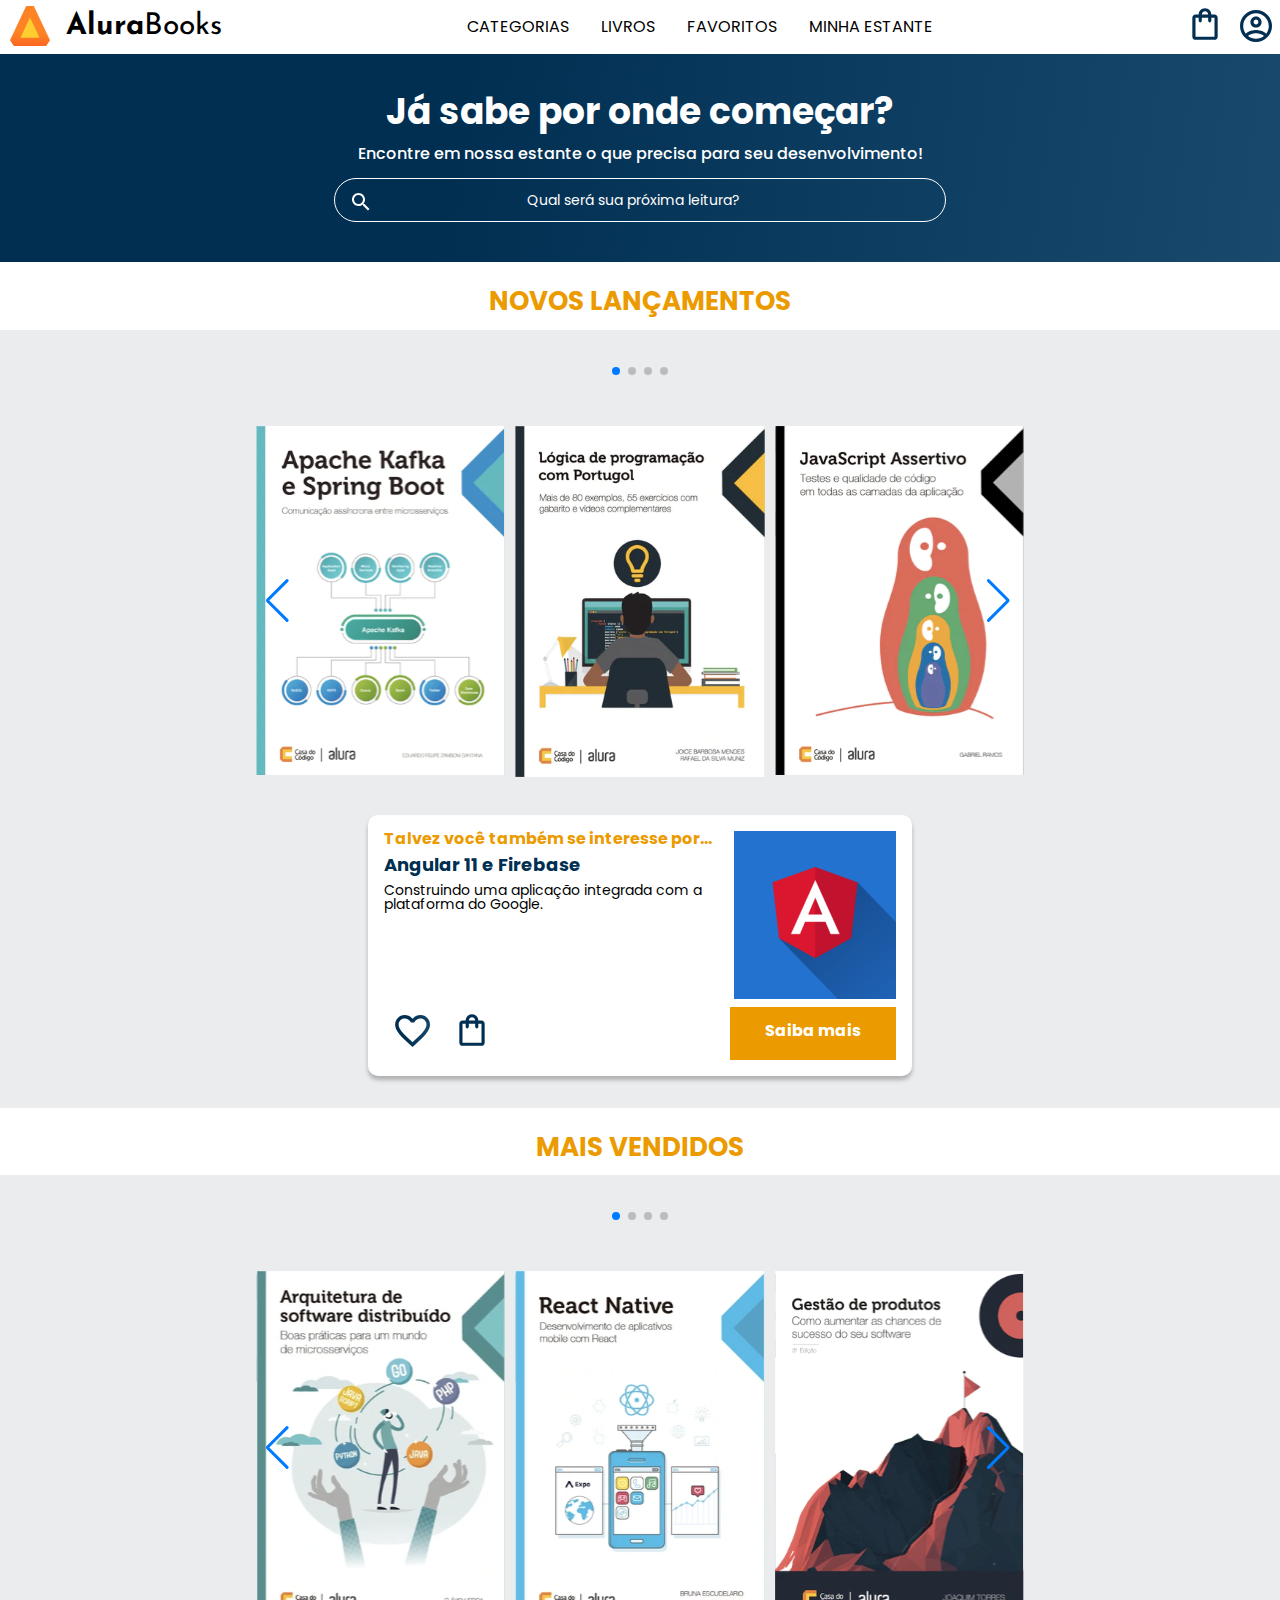
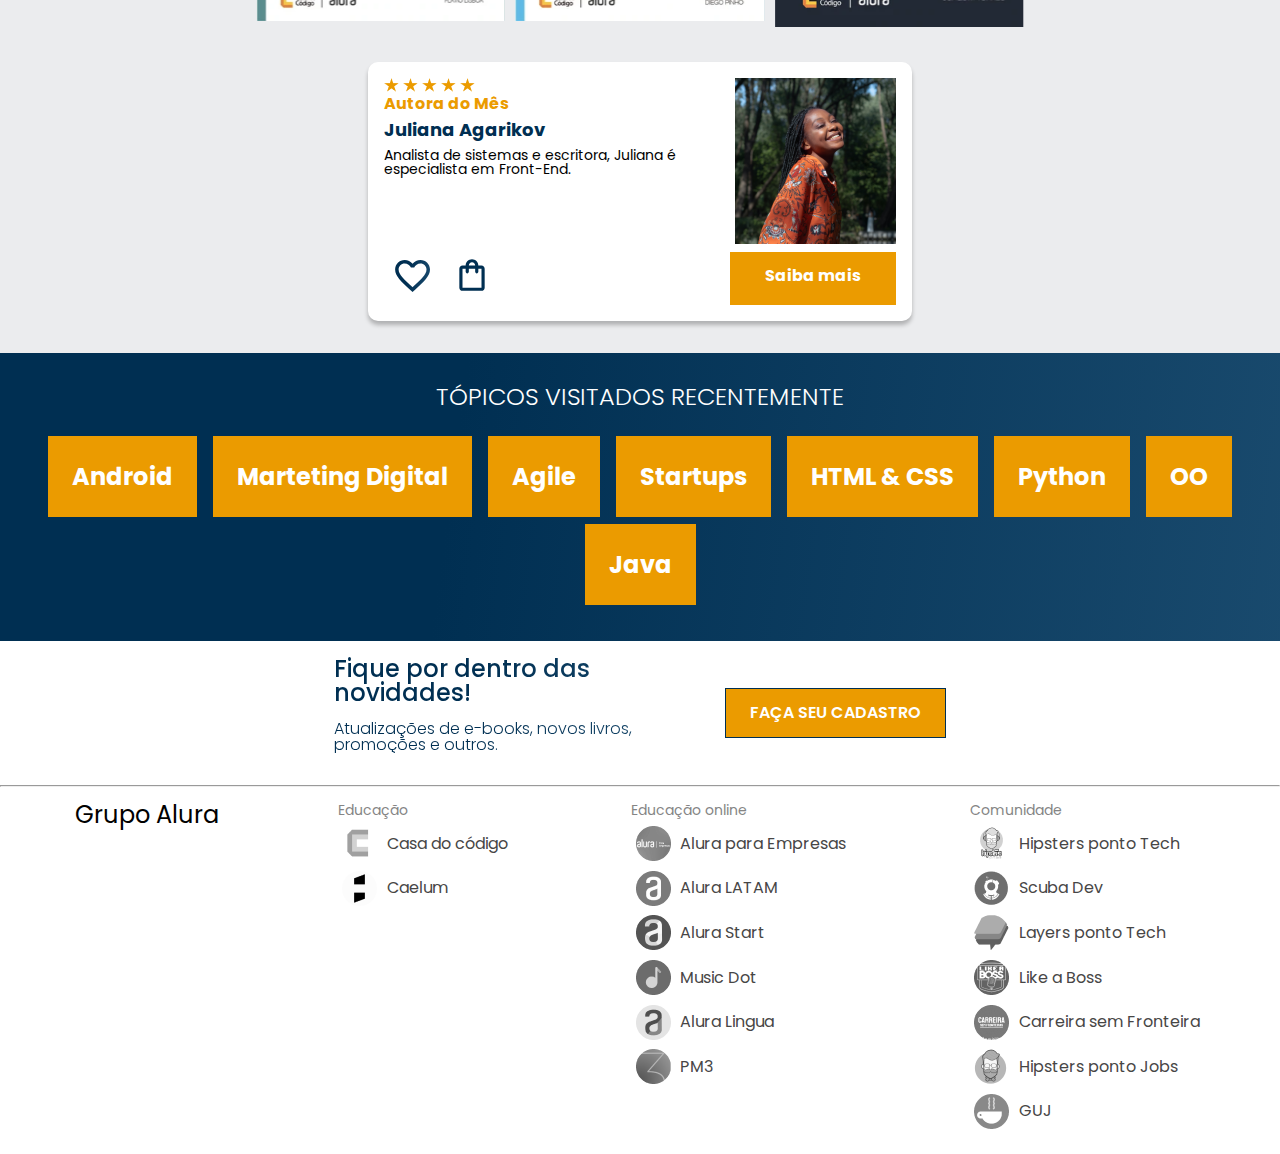
<file: index.html>
<!DOCTYPE html>
<html lang="pt-br">

<head>
    <meta charset="UTF-8">
    <meta http-equiv="X-UA-Compatible" content="IE=edge">
    <meta name="viewport" content="width=device-width, initial-scale=1.0">
    <link rel="stylesheet" href="./reset.css">
    <link rel="preconnect" href="https://fonts.googleapis.com">
    <link rel="preconnect" href="https://fonts.gstatic.com" crossorigin>
    <link
        href="https://fonts.googleapis.com/css2?family=Inter:wght@400;700&family=Poppins:wght@300;400;500;700&display=swap"
        rel="stylesheet">
    <link rel="stylesheet" href="https://cdn.jsdelivr.net/npm/swiper@9/swiper-bundle.min.css" />
    <link href="https://fonts.googleapis.com/css2?family=Inter:wght@400;700&family=Josefin+Sans:wght@400;700&display=swap" rel="stylesheet">
    <link rel="stylesheet" href="styles.css">
    <title>AluraBooks</title>
    <link rel="shortcut icon" href="./img/Logo.svg" type="image/x-icon">
</head>

<body>
    <header class="cabeçalho">
        <div class="container">
            <input type="checkbox" id="menu" class="container__botao">
            <label for="menu" class="container__rotulo">
                <span class="cabeçalho__menu-hamburguer container__imagem"></span>
            </label>
            <ul class="lista-menu">
                <li class="lista-menu__titulo"><a href="./e-books.html" class="livro__titulo"> Livros</a></li>
                <li class="lista-menu__titulo"> Categorias</li>
                <li class="lista-menu__item"><a href="#" class="lista-menu__link">Programação</a></li>
                <li class="lista-menu__item"><a href="#" class="lista-menu__link">Front-end</a></li>
                <li class="lista-menu__item"><a href="#" class="lista-menu__link">Insfraestrutura</a></li>
                <li class="lista-menu__item"><a href="#" class="lista-menu__link">Business</a></li>
                <li class="lista-menu__item"><a href="#" class="lista-menu__link">Design & UX</a></li>
            </ul>
            <a href="./index.html">
                <img src="./img/Logo.svg" alt="Logo da Alurabooks" class="container__imagem-logo">
            </a>
            <h1 class="container__titulo"><b class="container__titulo--negrito">Alura</b>Books</h1>
        </div>

        <ul class="opções">
            <input type="checkbox" id="opções-menu" class="opções__botão">
            <label for="opções-menu" class="opções__rotulo">
                <li class="opções__item"> Categorias</a></li>
            </label>

            <ul class="lista-menu">
                <li class="lista-menu__item"><a href="#" class="lista-menu__link">Programação</a></li>
                <li class="lista-menu__item"><a href="#" class="lista-menu__link">Front-end</a></li>
                <li class="lista-menu__item"><a href="#" class="lista-menu__link">Insfraestrutura</a></li>
                <li class="lista-menu__item"><a href="#" class="lista-menu__link">Business</a></li>
                <li class="lista-menu__item"><a href="#" class="lista-menu__link">Design & UX</a></li>
            </ul>

            <li class="opções__item"><a href="./e-books.html" class="opções__link">Livros</a></li>
            <li class="opções__item"><a href="#" class="opções__link">Favoritos</a></li>
            <li class="opções__item"><a href="#" class="opções__link">Minha estante</a></li>
        </ul>

        <div class="container">
            <a href="#">
                <img src="img/Favoritos.svg" alt="Menu Favotitos"
                    class="continer__imagem container__imagem-transparente">
            </a>
            <a href="#" class="container__link">
                <img src="img/Compras.svg" alt="Carrinho de Compras" class="container__imagem">
                <p class="container__texto">Minha sacola</p>
            </a>
            <a href="#" class="container__link">
                <img src="img/Usuário.svg" alt="Meu Perfil" class="container__imagem">
                <p class="container__texto">Meu perfil</p>
            </a>
        </div>
    </header>

    <section class="banner">
        <h2 class="banner__titulo">Já sabe por onde começar?</h2>
        <p class="banner__texto">Encontre em nossa estante o que precisa para seu desenvolvimento!</p>
        <input type="search" class="banner__pesquisa" placeholder="Qual será sua próxima leitura?">
    </section>

    <section class="carrossel">
        <h2 class="carrossel__titulo"> Novos Lançamentos</h2>
        <!-- Slider main container -->
        <div class="carrossel__container">
            <div class="swiper">
                <!-- If we need pagination -->
                <div class="swiper-pagination"></div>
                <!-- Additional required wrapper -->
                <div class="swiper-wrapper">
                    <!-- Slides -->
                    <div class="swiper-slide"><img src="img/ApacheKafka.svg"
                            alt="Livro sobre apache kafka e spring boot da alura books"></div>
                    <div class="swiper-slide"><img src="img/Portugol.svg" alt="Livro sobre Portugol da alura books">
                    </div>
                    <div class="swiper-slide"><img src="img/Javascript.svg" alt="Livro sobre Javascript da alura books">
                    </div>
                    <div class="swiper-slide"><img src="img/Nodejs.svg" alt="Livro sobre Nodejs da alura books"></div>
                    <div class="swiper-slide"><img src="img/UX.svg" alt="Livro sobre UX da alura books"></div>
                    <div class="swiper-slide"><img src="img/Liderança.svg" alt="Livro sobre Liderança da alura books">
                    </div>
                    ...
                </div>


                <!-- If we need navigation buttons -->
                <div class="swiper-button-prev"></div>
                <div class="swiper-button-next"></div>
            </div>

            <div class="card">
                <div class="card__descrição">
                    <div class="descrição">
                        <h3 class="descrição__titulo">Talvez você também se interesse por...</h3>
                        <h2 class="descrição__titulo-livro">Angular 11 e Firebase</h2>
                        <p class="descrição__texto">Construindo uma aplicação integrada com a plataforma do Google.</p>
                    </div>
                    <img src="img/Angular.png" class="descrição__imagem">
                </div>

                <div class="card__botões">
                    <ul class="botões">
                        <li class="botões__item"><img src="img/Favoritos.svg" alt="Favoritar livro"></li>
                        <li class="botões__item"><img src="img/Compras.svg" alt="Adicionar no carrrinho de compras">
                        </li>
                    </ul>

                    <a href="#" class="botões__ancora">Saiba mais</a>
                </div>

            </div>
        </div>


    </section>

    <section class="carrossel">
        <h2 class="carrossel__titulo">Mais Vendidos</h2>
        <!-- Slider main container -->
        <div class="carrossel__container">
            <div class="swiper">
                <!-- If we need pagination -->
                <div class="swiper-pagination"></div>
                <!-- Additional required wrapper -->
                <div class="swiper-wrapper">
                    <!-- Slides -->
                    <div class="swiper-slide"><img src="img/Arquitetura.svg"
                            alt="Livro sobre apache kafka e spring boot da alura books"></div>
                    <div class="swiper-slide"><img src="img/ReactNative.svg" alt="Livro sobre Portugol da alura books">
                    </div>
                    <div class="swiper-slide"><img src="img/Gestão2.svg" alt="Livro sobre Javascript da alura books">
                    </div>
                    <div class="swiper-slide"><img src="img/Guia Front-end.png" alt="Livro sobre Nodejs da alura books">
                    </div>
                    <div class="swiper-slide"><img src="img/MetricasAgeis.svg" alt="Livro sobre UX da alura books">
                    </div>
                    <div class="swiper-slide"><img src="img/Tuning.svg" alt="Livro sobre Liderança da alura books">
                    </div>

                </div>


                <div class="swiper-button-prev"></div>
                <div class="swiper-button-next"></div>


            </div>

            <div class="card">
                <div class="card__descrição">
                    <div class="descrição">
                        <img src="img/Estrelinhas.png" alt="Avaliação 5 estrelas">
                        <h3 class="descrição__titulo">Autora do Mês</h3>
                        <h2 class="descrição__titulo-livro">Juliana Agarikov</h2>
                        <p class="descrição__texto">Analista de sistemas e escritora, Juliana é especialista em
                            Front-End.</p>
                    </div>
                    <img src="img/Perfil-escritora 1.png" class="descrição__imagem">
                </div>
                <div class="card__botões">
                    <ul class="botões">
                        <li class="botões__item"><img src="img/Favoritos.svg" alt="Favoritar livro"></li>
                        <li class="botões__item"><img src="img/Compras.svg" alt="Adicionar no carrrinho de compras">
                        </li>
                    </ul>

                    <a href="#" class="botões__ancora">Saiba mais</a>
                </div>

            </div>
        </div>
    </section>

    <section class="tópicos">
        <h2 class="tópicos__titulo">TÓPICOS VISITADOS RECENTEMENTE</h2>
        <ul class="tópicos__lista">
            <li class="tópicos__item">
                <a href="#" class="tópicos__link">Android</a>
            </li>
            <li class="tópicos__item">
                <a href="#" class="tópicos__link">Marteting Digital</a>
            </li>
            <li class="tópicos__item">
                <a href="#" class="tópicos__link">Agile</a>
            </li>
            <li class="tópicos__item">
                <a href="#" class="tópicos__link">Startups</a>
            </li>
            <li class="tópicos__item">
                <a href="#" class="tópicos__link">HTML & CSS</a>
            </li>
            <li class="tópicos__item">
                <a href="#" class="tópicos__link">Python</a>
            </li>
            <li class="tópicos__item">
                <a href="#" class="tópicos__link">OO</a>
            </li>
            <li class="tópicos__item">
                <a href="#" class="tópicos__link">Java</a>
            </li>
        </ul>
    </section>

    <section class="contato">
        <div class="contato__descrição">
            <h2 class="contato__titulo">Fique por dentro das novidades!</h2>
            <p class="contato__texto">Atualizações de e-books, novos livros, promoções e outros.</p>
        </div>
        <div class="cadastro__section">
            <a href="cadastro.html" class="cadastro">FAÇA SEU CADASTRO</a>
        </div>
    </section>

    <hr />

    <footer class="rodapé">
        <h2 class="rodapé__titulo">Grupo Alura</h2>
        <ul class="lista-rodapé">
            <li class="lista-rodapé__titulo">Educação</li>
            <li class="lista-rodapé__item">
                <img src="img/CasaDoCodigo.png" alt="Logo da casa do código">
                <a href="#" class="lista-rodapé__link">Casa do código</a>
            </li>
            <li class="lista-rodapé__item">
                <img src="img/Caelum.png" alt="Logo da Caelum">
                <a href="#" class="lista-rodapé__link">Caelum</a>
            </li>
        </ul>

        <ul class="lista-rodapé">
            <li class="lista-rodapé__titulo">Educação online</li>
            <li class="lista-rodapé__item">
                <img src="img/AluraEmpresas.png" alt="Logo da Alura Empresas">
                <a href="#" class="lista-rodapé__link">Alura para Empresas</a>

            <li class="lista-rodapé__item">
                <img src="img/AluraLatam.png" alt="Logo da Alura Latam">
                <a href="#" class="lista-rodapé__link">Alura LATAM</a>

            <li class="lista-rodapé__item">
                <img src="img/AluraStart.png" alt="Logo da Alura Start">
                <a href="#" class="lista-rodapé__link">Alura Start</a>

            <li class="lista-rodapé__item">
                <img src="img/MusicDot.png" alt="Logo da Music Dot">
                <a href="#" class="lista-rodapé__link">Music Dot</a>

            <li class="lista-rodapé__item">
                <img src="img/AluraLingua.png" alt="Logo da Alura Lingua">
                <a href="#" class="lista-rodapé__link">Alura Lingua</a>

            <li class="lista-rodapé__item">
                <img src="img/PM3.png" alt="Logo da PM3">
                <a href="#" class="lista-rodapé__link">PM3</a>
        </ul>

        <ul class="lista-rodapé">
            <li class="lista-rodapé__titulo">Comunidade</li>
            <li class="lista-rodapé__item">
                <img src="img/HipstersTech.png" alt="Logo da Hipsters ponto Tech">
                <a href="#" class="lista-rodapé__link">Hipsters ponto Tech</a>

            <li class="lista-rodapé__item">
                <img src="img/Scuba.png" alt="Logo da Scuba Dev">
                <a href="#" class="lista-rodapé__link">Scuba Dev</a>

            <li class="lista-rodapé__item">
                <img src="img/Layers.png" alt="Logo da Layers ponto Tech">
                <a href="#" class="lista-rodapé__link">Layers ponto Tech</a>

            <li class="lista-rodapé__item">
                <img src="img/LikeABoss.png" alt="Logo da Like a Boss">
                <a href="#" class="lista-rodapé__link">Like a Boss</a>

            <li class="lista-rodapé__item">
                <img src="img/CarreiraSemFronteira.png" alt="Logo da Carreira sem Fronteira">
                <a href="#" class="lista-rodapé__link">Carreira sem Fronteira</a>

            <li class="lista-rodapé__item">
                <img src="img/HipstersJobs.png" alt="Logo da Hipsters ponto Jobs">
                <a href="#" class="lista-rodapé__link">Hipsters ponto Jobs</a>


            <li class="lista-rodapé__item">
                <img src="img/GUJ.png" alt="Logo da GUJ">
                <a href="#" class="lista-rodapé__link">GUJ</a>
        </ul>
    </footer>

    <script src="https://cdn.jsdelivr.net/npm/swiper@9/swiper-bundle.min.js"></script>
    <script>
        const swiper = new Swiper('.swiper', {
            slidesPerView: 3,
            spaceBetween: 10,
            pagination: {
                el: '.swiper-pagination',
                type: 'bullets',
            },
        });
    </script>
</body>

</html>
</file>
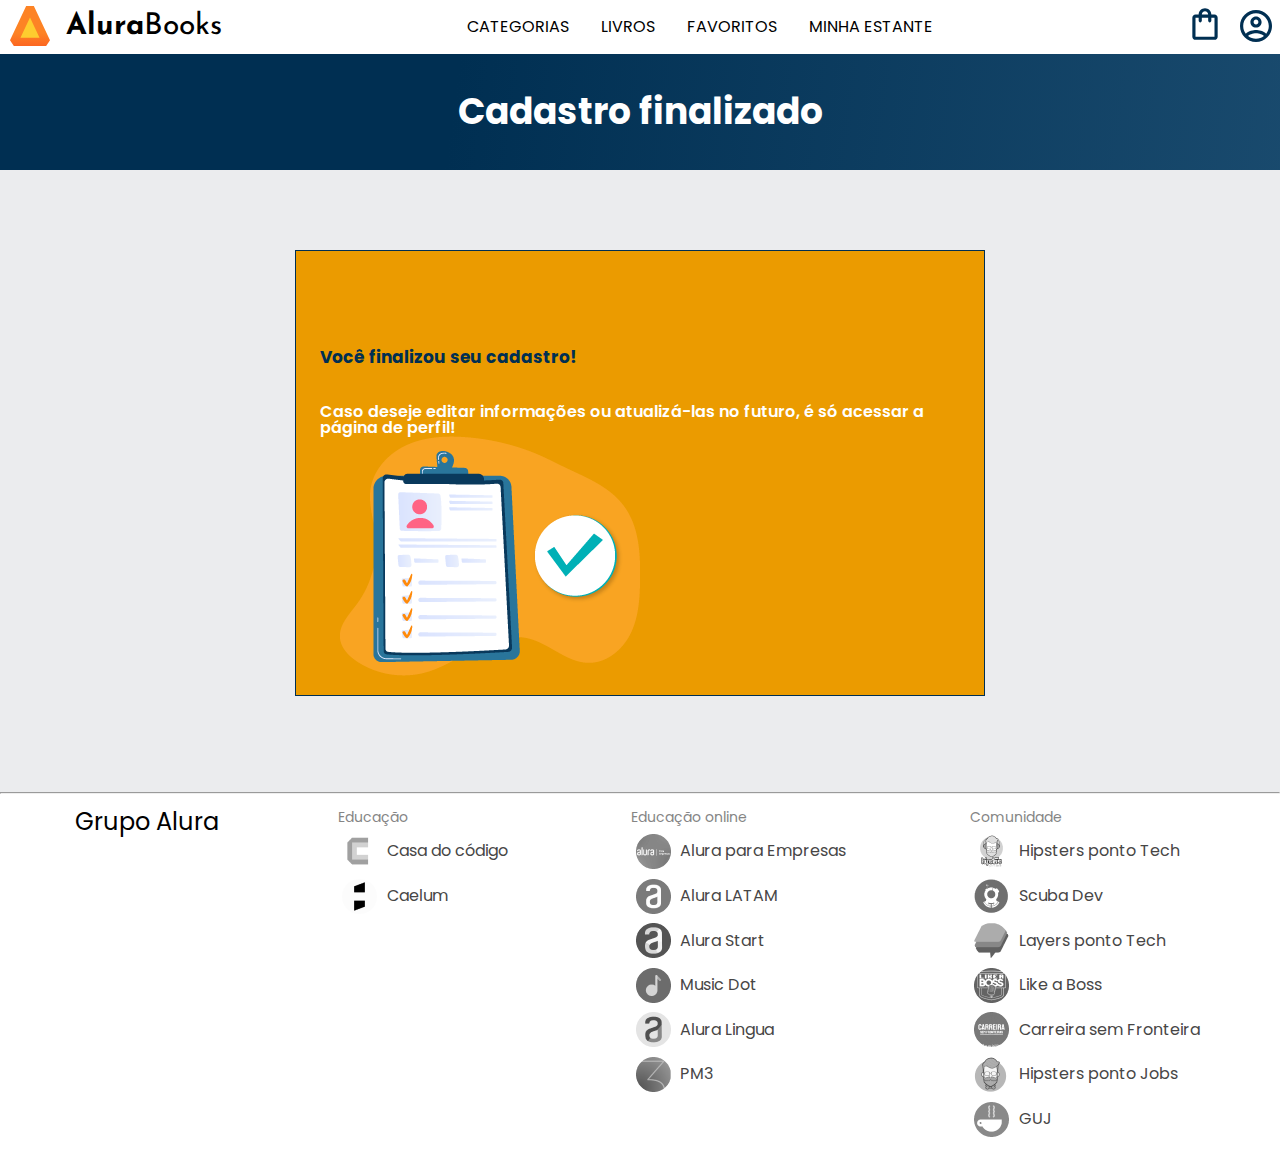
<file: cadastro-finalizado.html>
<!DOCTYPE html>
<html lang="pt-br">

<head>
    <meta charset="UTF-8">
    <meta http-equiv="X-UA-Compatible" content="IE=edge">
    <meta name="viewport" content="width=device-width, initial-scale=1.0">
    <link rel="stylesheet" href="./reset.css">
    <link rel="preconnect" href="https://fonts.googleapis.com">
    <link rel="preconnect" href="https://fonts.gstatic.com" crossorigin>
    <link href="https://fonts.googleapis.com/css2?family=Poppins:wght@300;400;500;700&display=swap" rel="stylesheet">
    <link rel="stylesheet" href="https://unpkg.com/swiper@8/swiper-bundle.min.css" />
    <link href="https://fonts.googleapis.com/css2?family=Josefin+Sans:wght@400;700&display=swap" rel="stylesheet">
    <link rel="stylesheet" href="styles.css">
    <title>Formulário de cadastro</title>
    <link rel="shortcut icon" href="./img/Logo.svg" type="image/x-icon">
</head>

<body>


    <header class="cabeçalho">
        <div class="container">
            <input type="checkbox" id="menu" class="container__botao">
            <label for="menu" class="container__rotulo">
                <span class="cabeçalho__menu-hamburguer container__imagem"></span>
            </label>
            <ul class="lista-menu">
                <li class="lista-menu__titulo"><a href="./e-books.html" class="livro__titulo"> Livros</a></li>
                <li class="lista-menu__titulo"> Categorias</li>
                <li class="lista-menu__item"><a href="#" class="lista-menu__link">Programação</a></li>
                <li class="lista-menu__item"><a href="#" class="lista-menu__link">Front-end</a></li>
                <li class="lista-menu__item"><a href="#" class="lista-menu__link">Insfraestrutura</a></li>
                <li class="lista-menu__item"><a href="#" class="lista-menu__link">Business</a></li>
                <li class="lista-menu__item"><a href="#" class="lista-menu__link">Design & UX</a></li>
            </ul>
            <a href="./index.html">
                <img src="./img/Logo.svg" alt="Logo da Alurabooks" class="container__imagem-logo">
            </a>
            <h1 class="container__titulo"><b class="container__titulo--negrito">Alura</b>Books</h1>
        </div>

        <ul class="opções">
            <input type="checkbox" id="opções-menu" class="opções__botão">
            <label for="opções-menu" class="opções__rotulo">
                <li class="opções__item"> Categorias</a></li>
            </label>

            <ul class="lista-menu">
                <li class="lista-menu__item"><a href="#" class="lista-menu__link">Programação</a></li>
                <li class="lista-menu__item"><a href="#" class="lista-menu__link">Front-end</a></li>
                <li class="lista-menu__item"><a href="#" class="lista-menu__link">Insfraestrutura</a></li>
                <li class="lista-menu__item"><a href="#" class="lista-menu__link">Business</a></li>
                <li class="lista-menu__item"><a href="#" class="lista-menu__link">Design & UX</a></li>
            </ul>

            <li class="opções__item"><a href="./e-books.html" class="opções__link">Livros</a></li>
            <li class="opções__item"><a href="#" class="opções__link">Favoritos</a></li>
            <li class="opções__item"><a href="#" class="opções__link">Minha estante</a></li>
        </ul>

        <div class="container">
            <a href="#">
                <img src="img/Favoritos.svg" alt="Menu Favotitos"
                    class="continer__imagem container__imagem-transparente">
            </a>
            <a href="#" class="container__link">
                <img src="img/Compras.svg" alt="Carrinho de Compras" class="container__imagem">
                <p class="container__texto">Minha sacola</p>
            </a>
            <a href="#" class="container__link">
                <img src="img/Usuário.svg" alt="Meu Perfil" class="container__imagem">
                <p class="container__texto">Meu perfil</p>
            </a>
        </div>
    </header>

    <section class="banner">
        <h2 class="banner__titulo">Cadastro finalizado</h2>
    </section>

    <main class="principal cadastro">
        <h2 class="principal__titulo">Sucesso!</h2>
        <h3 class="principal__subtitulo cadastro__subtitulo">Você finalizou seu cadastro!</h3>
        <p class="principal__texto">Caso deseje editar informações ou atualizá-las no futuro, é só acessar a página de
            perfil!</p>
        <img src="./img/Encerramento-compra---Alura-Books_1.png" alt="Ficha de cadastro completada"
            class="cadastro__imagem">
    </main>

    <hr>
    <footer class="rodapé">
        <h2 class="rodapé__titulo">Grupo Alura</h2>
        <ul class="lista-rodapé">
            <li class="lista-rodapé__titulo">Educação</li>
            <li class="lista-rodapé__item">
                <img src="img/CasaDoCodigo.png" alt="Logo da casa do código">
                <a href="#" class="lista-rodapé__link">Casa do código</a>
            </li>
            <li class="lista-rodapé__item">
                <img src="img/Caelum.png" alt="Logo da Caelum">
                <a href="#" class="lista-rodapé__link">Caelum</a>
            </li>
        </ul>

        <ul class="lista-rodapé">
            <li class="lista-rodapé__titulo">Educação online</li>
            <li class="lista-rodapé__item">
                <img src="img/AluraEmpresas.png" alt="Logo da Alura Empresas">
                <a href="#" class="lista-rodapé__link">Alura para Empresas</a>

            <li class="lista-rodapé__item">
                <img src="img/AluraLatam.png" alt="Logo da Alura Latam">
                <a href="#" class="lista-rodapé__link">Alura LATAM</a>

            <li class="lista-rodapé__item">
                <img src="img/AluraStart.png" alt="Logo da Alura Start">
                <a href="#" class="lista-rodapé__link">Alura Start</a>

            <li class="lista-rodapé__item">
                <img src="img/MusicDot.png" alt="Logo da Music Dot">
                <a href="#" class="lista-rodapé__link">Music Dot</a>

            <li class="lista-rodapé__item">
                <img src="img/AluraLingua.png" alt="Logo da Alura Lingua">
                <a href="#" class="lista-rodapé__link">Alura Lingua</a>

            <li class="lista-rodapé__item">
                <img src="img/PM3.png" alt="Logo da PM3">
                <a href="#" class="lista-rodapé__link">PM3</a>
        </ul>

        <ul class="lista-rodapé">
            <li class="lista-rodapé__titulo">Comunidade</li>
            <li class="lista-rodapé__item">
                <img src="img/HipstersTech.png" alt="Logo da Hipsters ponto Tech">
                <a href="#" class="lista-rodapé__link">Hipsters ponto Tech</a>

            <li class="lista-rodapé__item">
                <img src="img/Scuba.png" alt="Logo da Scuba Dev">
                <a href="#" class="lista-rodapé__link">Scuba Dev</a>

            <li class="lista-rodapé__item">
                <img src="img/Layers.png" alt="Logo da Layers ponto Tech">
                <a href="#" class="lista-rodapé__link">Layers ponto Tech</a>

            <li class="lista-rodapé__item">
                <img src="img/LikeABoss.png" alt="Logo da Like a Boss">
                <a href="#" class="lista-rodapé__link">Like a Boss</a>

            <li class="lista-rodapé__item">
                <img src="img/CarreiraSemFronteira.png" alt="Logo da Carreira sem Fronteira">
                <a href="#" class="lista-rodapé__link">Carreira sem Fronteira</a>

            <li class="lista-rodapé__item">
                <img src="img/HipstersJobs.png" alt="Logo da Hipsters ponto Jobs">
                <a href="#" class="lista-rodapé__link">Hipsters ponto Jobs</a>


            <li class="lista-rodapé__item">
                <img src="img/GUJ.png" alt="Logo da GUJ">
                <a href="#" class="lista-rodapé__link">GUJ</a>
        </ul>
    </footer>

    <script src="app/script.js"></script>
</body>

</html>
</file>
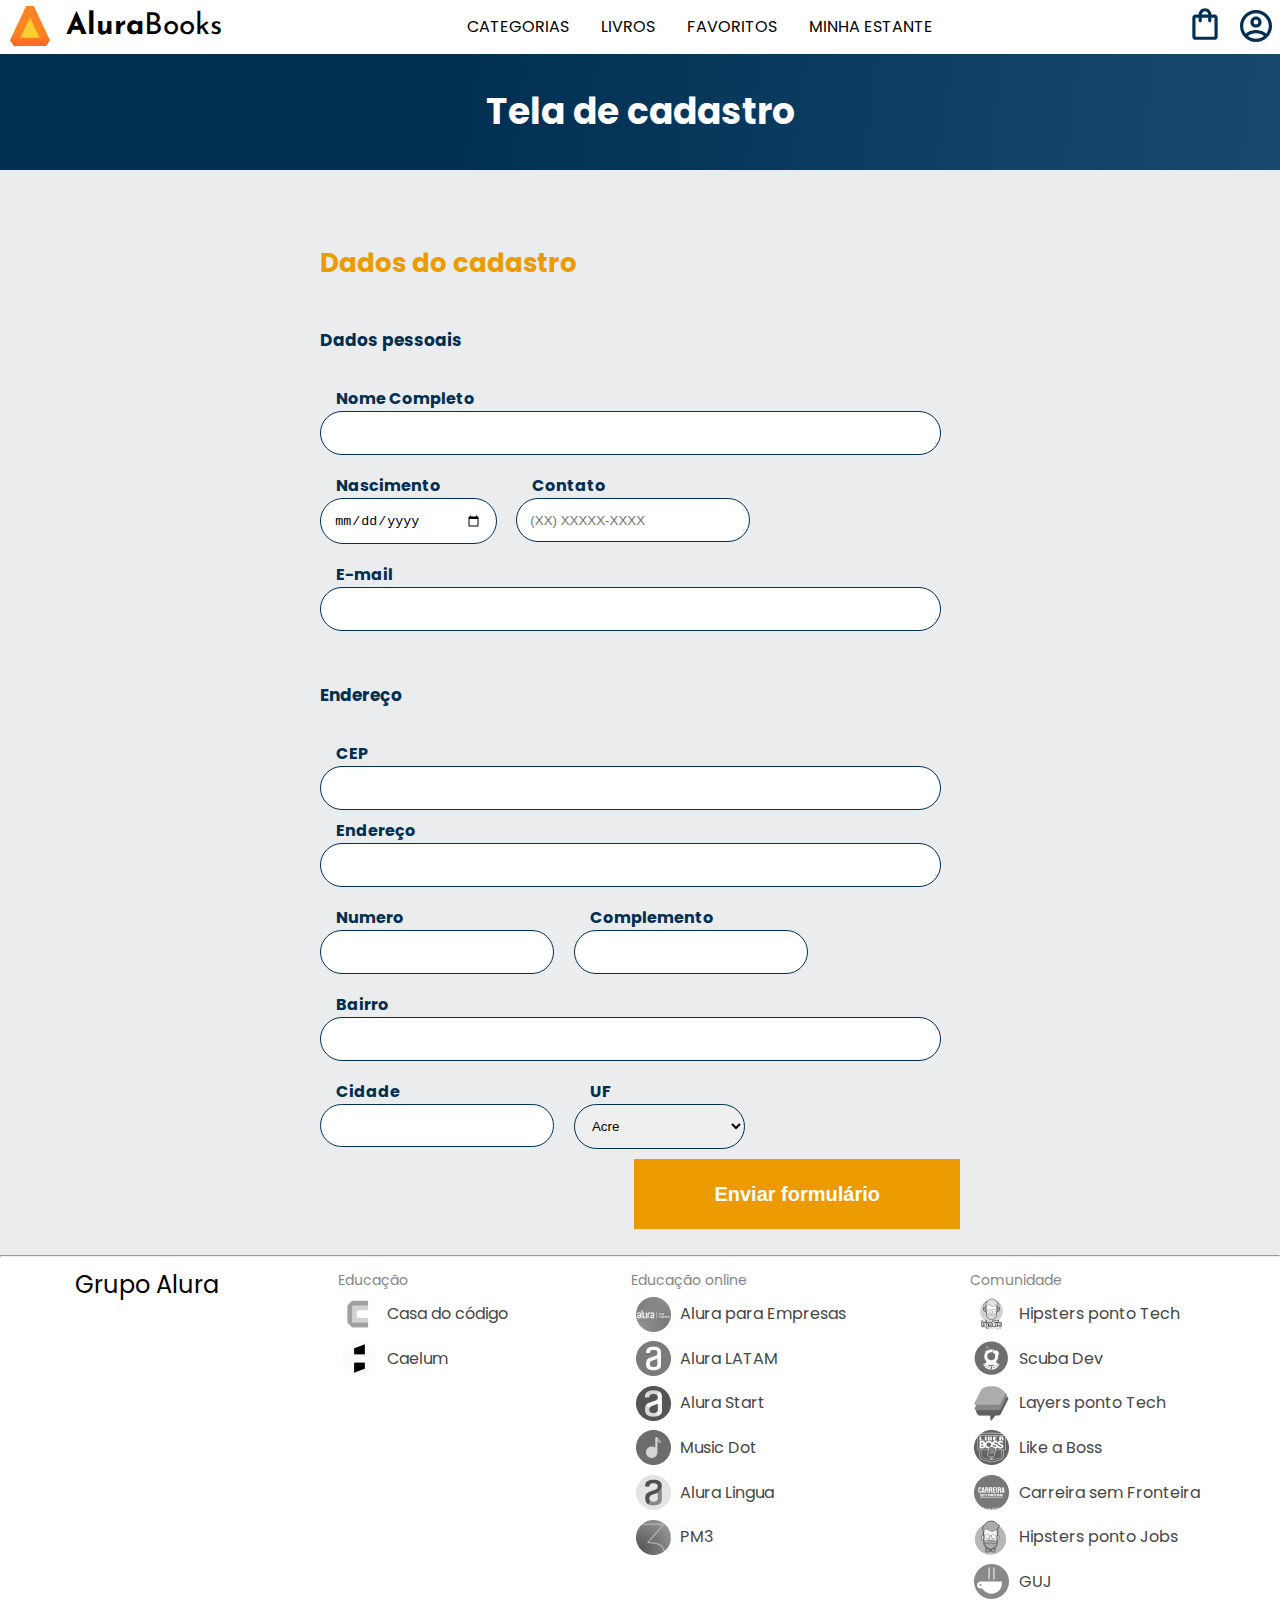
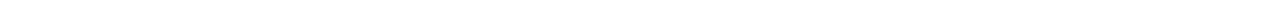
<file: cadastro.html>
<!DOCTYPE html>
<html lang="pt-br">

<head>
    <meta charset="UTF-8">
    <meta http-equiv="X-UA-Compatible" content="IE=edge">
    <meta name="viewport" content="width=device-width, initial-scale=1.0">
    <link rel="stylesheet" href="./reset.css">
    <link rel="preconnect" href="https://fonts.googleapis.com">
    <link rel="preconnect" href="https://fonts.gstatic.com" crossorigin>
    <link href="https://fonts.googleapis.com/css2?family=Poppins:wght@300;400;500;700&display=swap" rel="stylesheet">
    <link rel="stylesheet" href="https://unpkg.com/swiper@8/swiper-bundle.min.css" />
    <link href="https://fonts.googleapis.com/css2?family=Josefin+Sans:wght@400;700&display=swap" rel="stylesheet">
    <link rel="stylesheet" href="styles.css">
    <title>Formulário de cadastro</title>
    <link rel="shortcut icon" href="./img/Logo.svg" type="image/x-icon">
</head>

<body>

    <header class="cabeçalho">
        <div class="container">
            <input type="checkbox" id="menu" class="container__botao">
            <label for="menu" class="container__rotulo">
                <span class="cabeçalho__menu-hamburguer container__imagem"></span>
            </label>
            <ul class="lista-menu">
                <li class="lista-menu__titulo"><a href="./e-books.html" class="livro__titulo"> Livros</a></li>
                <li class="lista-menu__titulo"> Categorias</li>
                <li class="lista-menu__item"><a href="#" class="lista-menu__link">Programação</a></li>
                <li class="lista-menu__item"><a href="#" class="lista-menu__link">Front-end</a></li>
                <li class="lista-menu__item"><a href="#" class="lista-menu__link">Insfraestrutura</a></li>
                <li class="lista-menu__item"><a href="#" class="lista-menu__link">Business</a></li>
                <li class="lista-menu__item"><a href="#" class="lista-menu__link">Design & UX</a></li>
            </ul>
            <a href="./index.html">
                <img src="./img/Logo.svg" alt="Logo da Alurabooks" class="container__imagem-logo">
            </a>
            <h1 class="container__titulo"><b class="container__titulo--negrito">Alura</b>Books</h1>
        </div>

        <ul class="opções">
            <input type="checkbox" id="opções-menu" class="opções__botão">
            <label for="opções-menu" class="opções__rotulo">
                <li class="opções__item"> Categorias</a></li>
            </label>

            <ul class="lista-menu">
                <li class="lista-menu__item"><a href="#" class="lista-menu__link">Programação</a></li>
                <li class="lista-menu__item"><a href="#" class="lista-menu__link">Front-end</a></li>
                <li class="lista-menu__item"><a href="#" class="lista-menu__link">Insfraestrutura</a></li>
                <li class="lista-menu__item"><a href="#" class="lista-menu__link">Business</a></li>
                <li class="lista-menu__item"><a href="#" class="lista-menu__link">Design & UX</a></li>
            </ul>

            <li class="opções__item"><a href="./e-books.html" class="opções__link">Livros</a></li>
            <li class="opções__item"><a href="#" class="opções__link">Favoritos</a></li>
            <li class="opções__item"><a href="#" class="opções__link">Minha estante</a></li>
        </ul>

        <div class="container">
            <a href="#">
                <img src="img/Favoritos.svg" alt="Menu Favotitos"
                    class="continer__imagem container__imagem-transparente">
            </a>
            <a href="#" class="container__link">
                <img src="img/Compras.svg" alt="Carrinho de Compras" class="container__imagem">
                <p class="container__texto">Minha sacola</p>
            </a>
            <a href="#" class="container__link">
                <img src="img/Usuário.svg" alt="Meu Perfil" class="container__imagem">
                <p class="container__texto">Meu perfil</p>
            </a>
        </div>
    </header>

    <section class="banner">
        <h2 class="banner__titulo">Tela de cadastro</h2>
    </section>

    <main class="principal">
        <h2 class="principal__titulo">Dados do cadastro</h2>

        <form class="principal__formulario" id="formulario" target="_blank"
            onsubmit="location.replace('./cadastro-finalizado.html')">
            <h3 class="principal__subtitulo">Dados pessoais</h3>
            <div class="formulario__campo">
                <label class="campo__etiqueta" for="nome">Nome Completo</label>
                <input name="nome" id="nome" class="campo__escrita" required />
            </div>
            <div class="formulario__dupla">
                <div class="formulario__campo">
                    <label class="campo__etiqueta" for="nascimento">Nascimento</label>
                    <input name="nascimento" id="nascimento" type="date" class="campo__escrita" required />
                </div>
                <div class="formulario__campo">
                    <label class="campo__etiqueta" for="telefone">Contato</label>
                    <input name="telefone" id="telefone" type="tel" placeholder="(XX) XXXXX-XXXX" class="campo__escrita"
                        required />
                </div>
            </div>
            <div class="formulario__campo">
                <label class="campo__etiqueta" for="email">E-mail</label>
                <input name="email" id="email" type="email" class="campo__escrita" required />
            </div>

            <h3 class="principal__subtitulo">Endereço</h3>

            <div class="formulario__campo">
                <label class="campo__etiqueta" for="cep">CEP</label>
                <input name="cep" id="cep" class="campo__escrita" required />
                <div id='erro'></div>
            </div>

            <div class="formulario__campo">
                <label class="campo__etiqueta" for="endereco">Endereço</label>
                <input name="endereco" id="endereco" class="campo__escrita" required />
            </div>
            <div class="formulario__dupla">
                <div class="formulario__campo">
                    <label class="campo__etiqueta" for="numero">Numero</label>
                    <input name="numero" id="numero" class="campo__escrita" required />
                </div>
                <div class="formulario__campo">
                    <label class="campo__etiqueta" for="complemento">Complemento</label>
                    <input name="complemento" id="complemento" class="campo__escrita" />
                </div>
            </div>
            <div class="formulario__campo">
                <label class="campo__etiqueta" for="bairro">Bairro</label>
                <input name="bairro" id="bairro" class="campo__escrita" required />
            </div>
            <div class="formulario__dupla">
                <div class="formulario__campo">
                    <label class="campo__etiqueta" for="cidade">Cidade</label>
                    <input name="cidade" id="cidade" class="campo__escrita" required />
                </div>

                <div class="formulario__campo">
                    <label class="campo__etiqueta" for="estado">UF</label>
                    <select id="estado" name="estado" class="campo__escrita">
                        <option value="AC">Acre</option>
                        <option value="AL">Alagoas</option>
                        <option value="AP">Amapá</option>
                        <option value="AM">Amazonas</option>
                        <option value="BA">Bahia</option>
                        <option value="CE">Ceará</option>
                        <option value="DF">Distrito Federal</option>
                        <option value="ES">Espírito Santo</option>
                        <option value="GO">Goiás</option>
                        <option value="MA">Maranhão</option>
                        <option value="MT">Mato Grosso</option>
                        <option value="MS">Mato Grosso do Sul</option>
                        <option value="MG">Minas Gerais</option>
                        <option value="PA">Pará</option>
                        <option value="PB">Paraíba</option>
                        <option value="PR">Paraná</option>
                        <option value="PE">Pernambuco</option>
                        <option value="PI">Piauí</option>
                        <option value="RJ">Rio de Janeiro</option>
                        <option value="RN">Rio Grande do Norte</option>
                        <option value="RS">Rio Grande do Sul</option>
                        <option value="RO">Rondônia</option>
                        <option value="RR">Roraima</option>
                        <option value="SC">Santa Catarina</option>
                        <option value="SP">São Paulo</option>
                        <option value="SE">Sergipe</option>
                        <option value="TO">Tocantins</option>
                        <option value="EX">Estrangeiro</option>
                    </select>
                </div>

            </div>


            <input type="submit" value="Enviar formulário" class="formulario__botao" id="enviar">
        </form>
    </main>

    <hr>
    <footer class="rodapé">
        <h2 class="rodapé__titulo">Grupo Alura</h2>
        <ul class="lista-rodapé">
            <li class="lista-rodapé__titulo">Educação</li>
            <li class="lista-rodapé__item">
                <img src="img/CasaDoCodigo.png" alt="Logo da casa do código">
                <a href="#" class="lista-rodapé__link">Casa do código</a>
            </li>
            <li class="lista-rodapé__item">
                <img src="img/Caelum.png" alt="Logo da Caelum">
                <a href="#" class="lista-rodapé__link">Caelum</a>
            </li>
        </ul>

        <ul class="lista-rodapé">
            <li class="lista-rodapé__titulo">Educação online</li>
            <li class="lista-rodapé__item">
                <img src="img/AluraEmpresas.png" alt="Logo da Alura Empresas">
                <a href="#" class="lista-rodapé__link">Alura para Empresas</a>

            <li class="lista-rodapé__item">
                <img src="img/AluraLatam.png" alt="Logo da Alura Latam">
                <a href="#" class="lista-rodapé__link">Alura LATAM</a>

            <li class="lista-rodapé__item">
                <img src="img/AluraStart.png" alt="Logo da Alura Start">
                <a href="#" class="lista-rodapé__link">Alura Start</a>

            <li class="lista-rodapé__item">
                <img src="img/MusicDot.png" alt="Logo da Music Dot">
                <a href="#" class="lista-rodapé__link">Music Dot</a>

            <li class="lista-rodapé__item">
                <img src="img/AluraLingua.png" alt="Logo da Alura Lingua">
                <a href="#" class="lista-rodapé__link">Alura Lingua</a>

            <li class="lista-rodapé__item">
                <img src="img/PM3.png" alt="Logo da PM3">
                <a href="#" class="lista-rodapé__link">PM3</a>
        </ul>

        <ul class="lista-rodapé">
            <li class="lista-rodapé__titulo">Comunidade</li>
            <li class="lista-rodapé__item">
                <img src="img/HipstersTech.png" alt="Logo da Hipsters ponto Tech">
                <a href="#" class="lista-rodapé__link">Hipsters ponto Tech</a>

            <li class="lista-rodapé__item">
                <img src="img/Scuba.png" alt="Logo da Scuba Dev">
                <a href="#" class="lista-rodapé__link">Scuba Dev</a>

            <li class="lista-rodapé__item">
                <img src="img/Layers.png" alt="Logo da Layers ponto Tech">
                <a href="#" class="lista-rodapé__link">Layers ponto Tech</a>

            <li class="lista-rodapé__item">
                <img src="img/LikeABoss.png" alt="Logo da Like a Boss">
                <a href="#" class="lista-rodapé__link">Like a Boss</a>

            <li class="lista-rodapé__item">
                <img src="img/CarreiraSemFronteira.png" alt="Logo da Carreira sem Fronteira">
                <a href="#" class="lista-rodapé__link">Carreira sem Fronteira</a>

            <li class="lista-rodapé__item">
                <img src="img/HipstersJobs.png" alt="Logo da Hipsters ponto Jobs">
                <a href="#" class="lista-rodapé__link">Hipsters ponto Jobs</a>


            <li class="lista-rodapé__item">
                <img src="img/GUJ.png" alt="Logo da GUJ">
                <a href="#" class="lista-rodapé__link">GUJ</a>
        </ul>
    </footer>

    <script src="app/script.js"></script>
</body>

</html>
</file>
<file: styles.css>
@import url("styles/header.css");
@import url("styles/banner.css");
@import url("styles/carrossel.css");
@import url("styles/topicos.css");
@import url("styles/contato.css");
@import url("styles/rodape.css");
@import url("styles/formulario.css");

:root{
    --cor-de-fundo: #EBECEE;
    --branco:#FFFFFF;
    --laranja:#EB9B00;
    --azul:#002f52;
    --azul-degrade: linear-gradient(97.54deg, #002F52 35.49%, #326589 165.37%);
    --preto: #000000;
    --cinza: #474646;
    --cinza-claro:#858585;
    --fonte-principal:"Poppins";
    --fonte-secundaria:"Josefin Sans";
}

body{
    background-color: var(--cor-de-fundo);
    font-family: var(--fonte-principal);
    font-size: 16px;
    font-weight: 400;
}

.opções__link__strong{
    font-weight: 600;
    text-decoration: none;
    color: var(--cinza);
}

.livro__titulo{
    text-decoration: none;
    color: var(--laranja);
}
</file>
